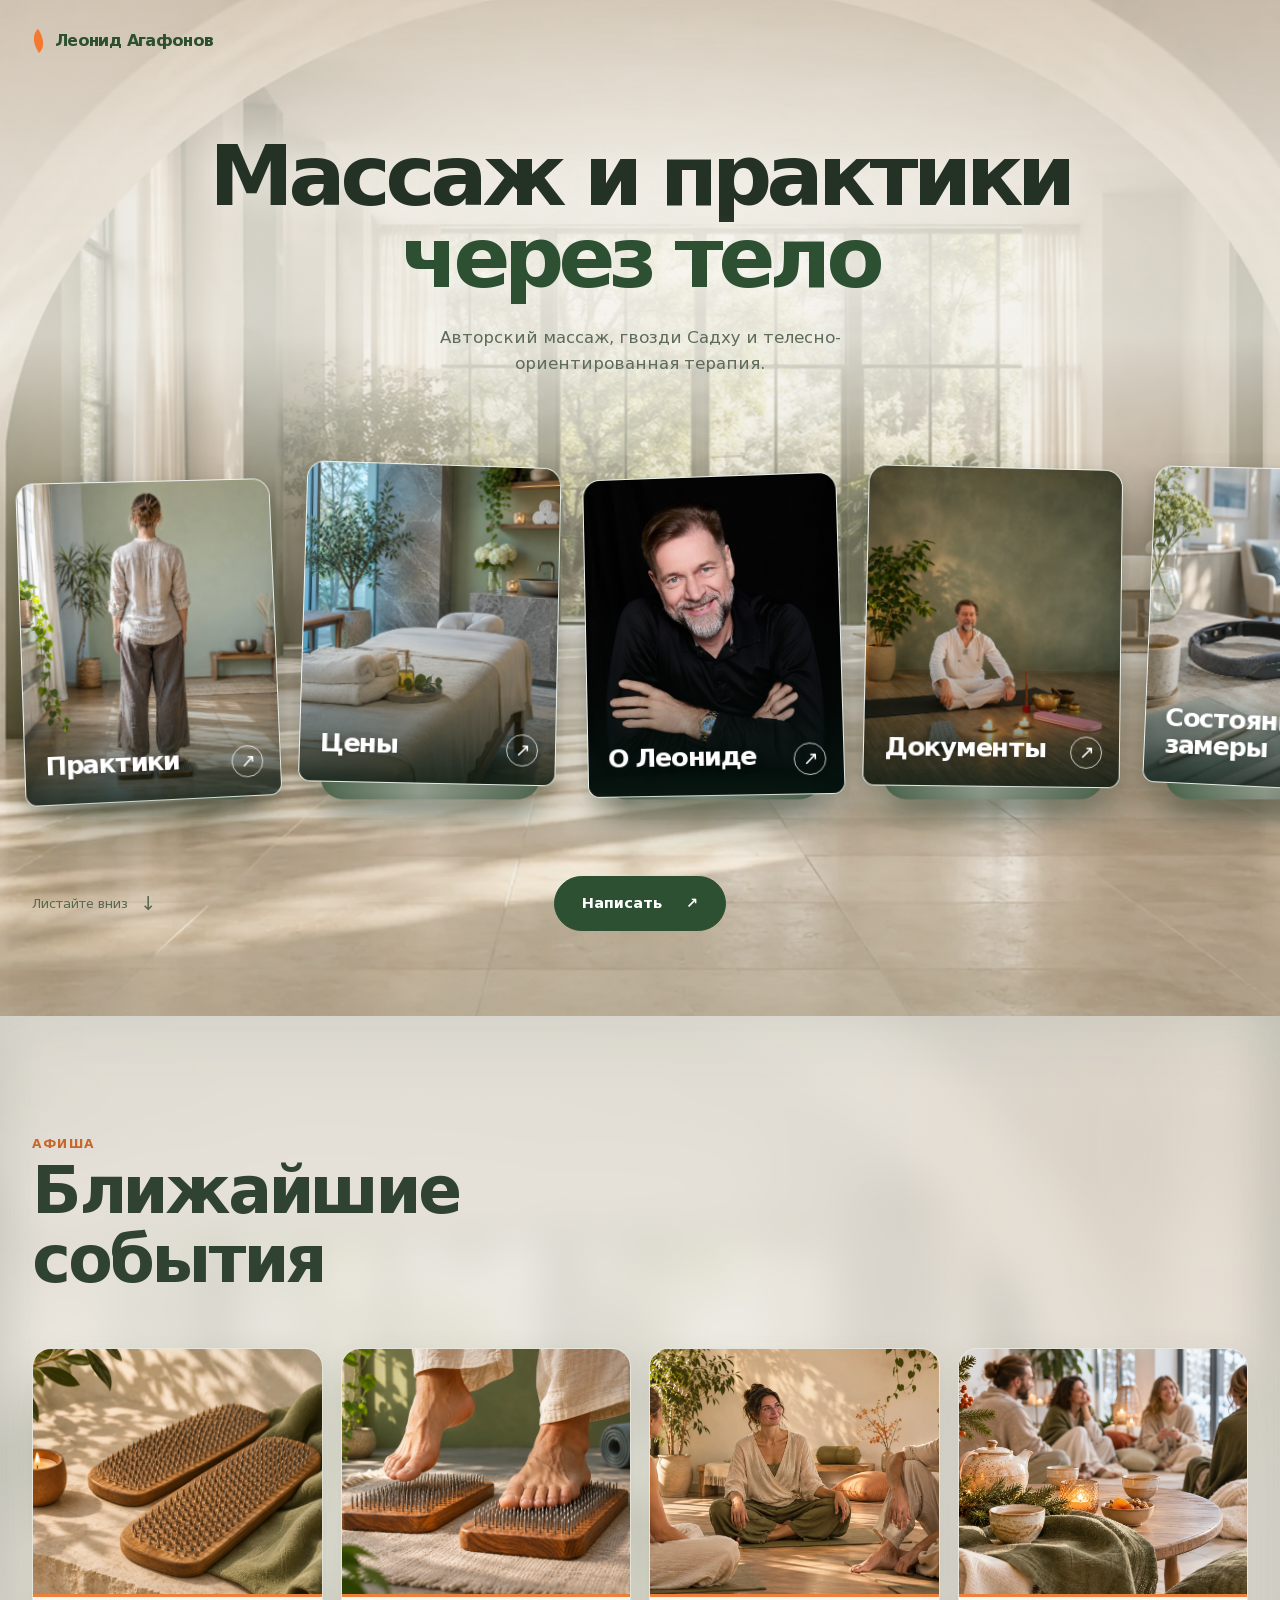
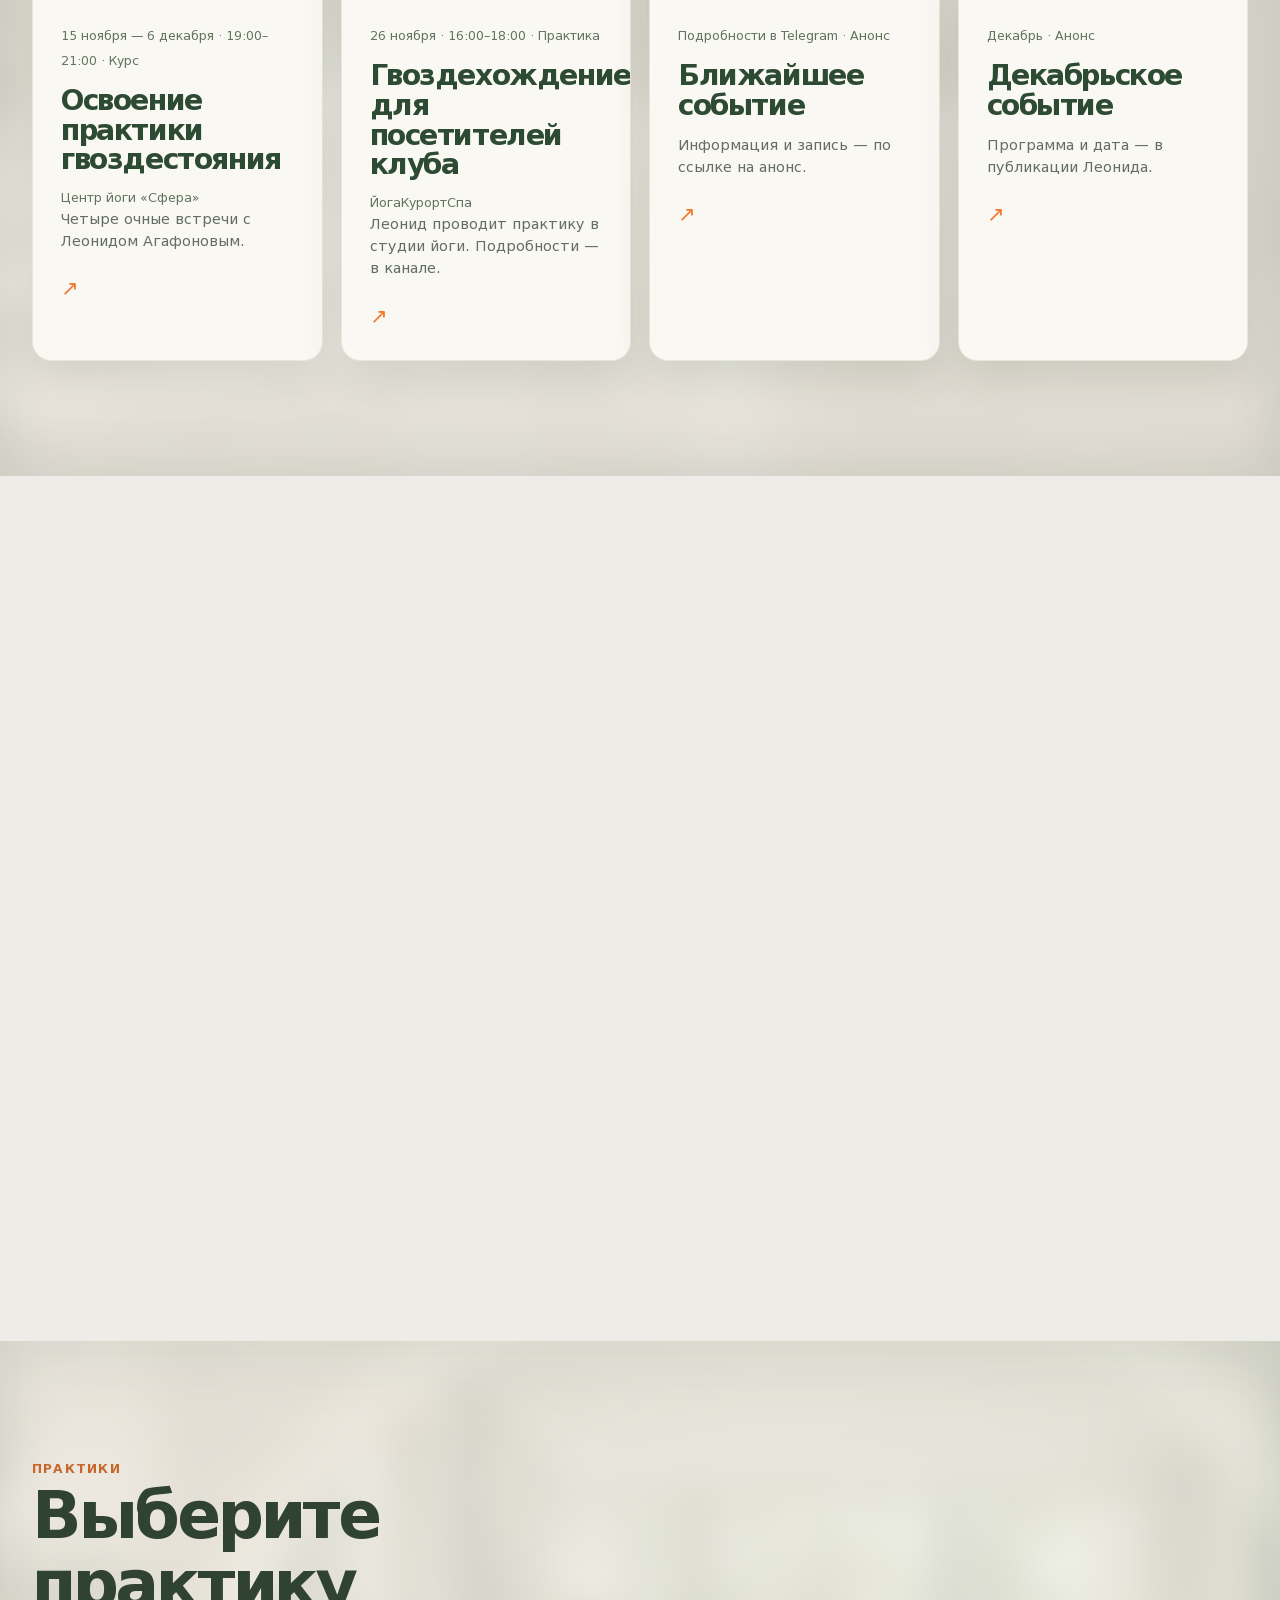
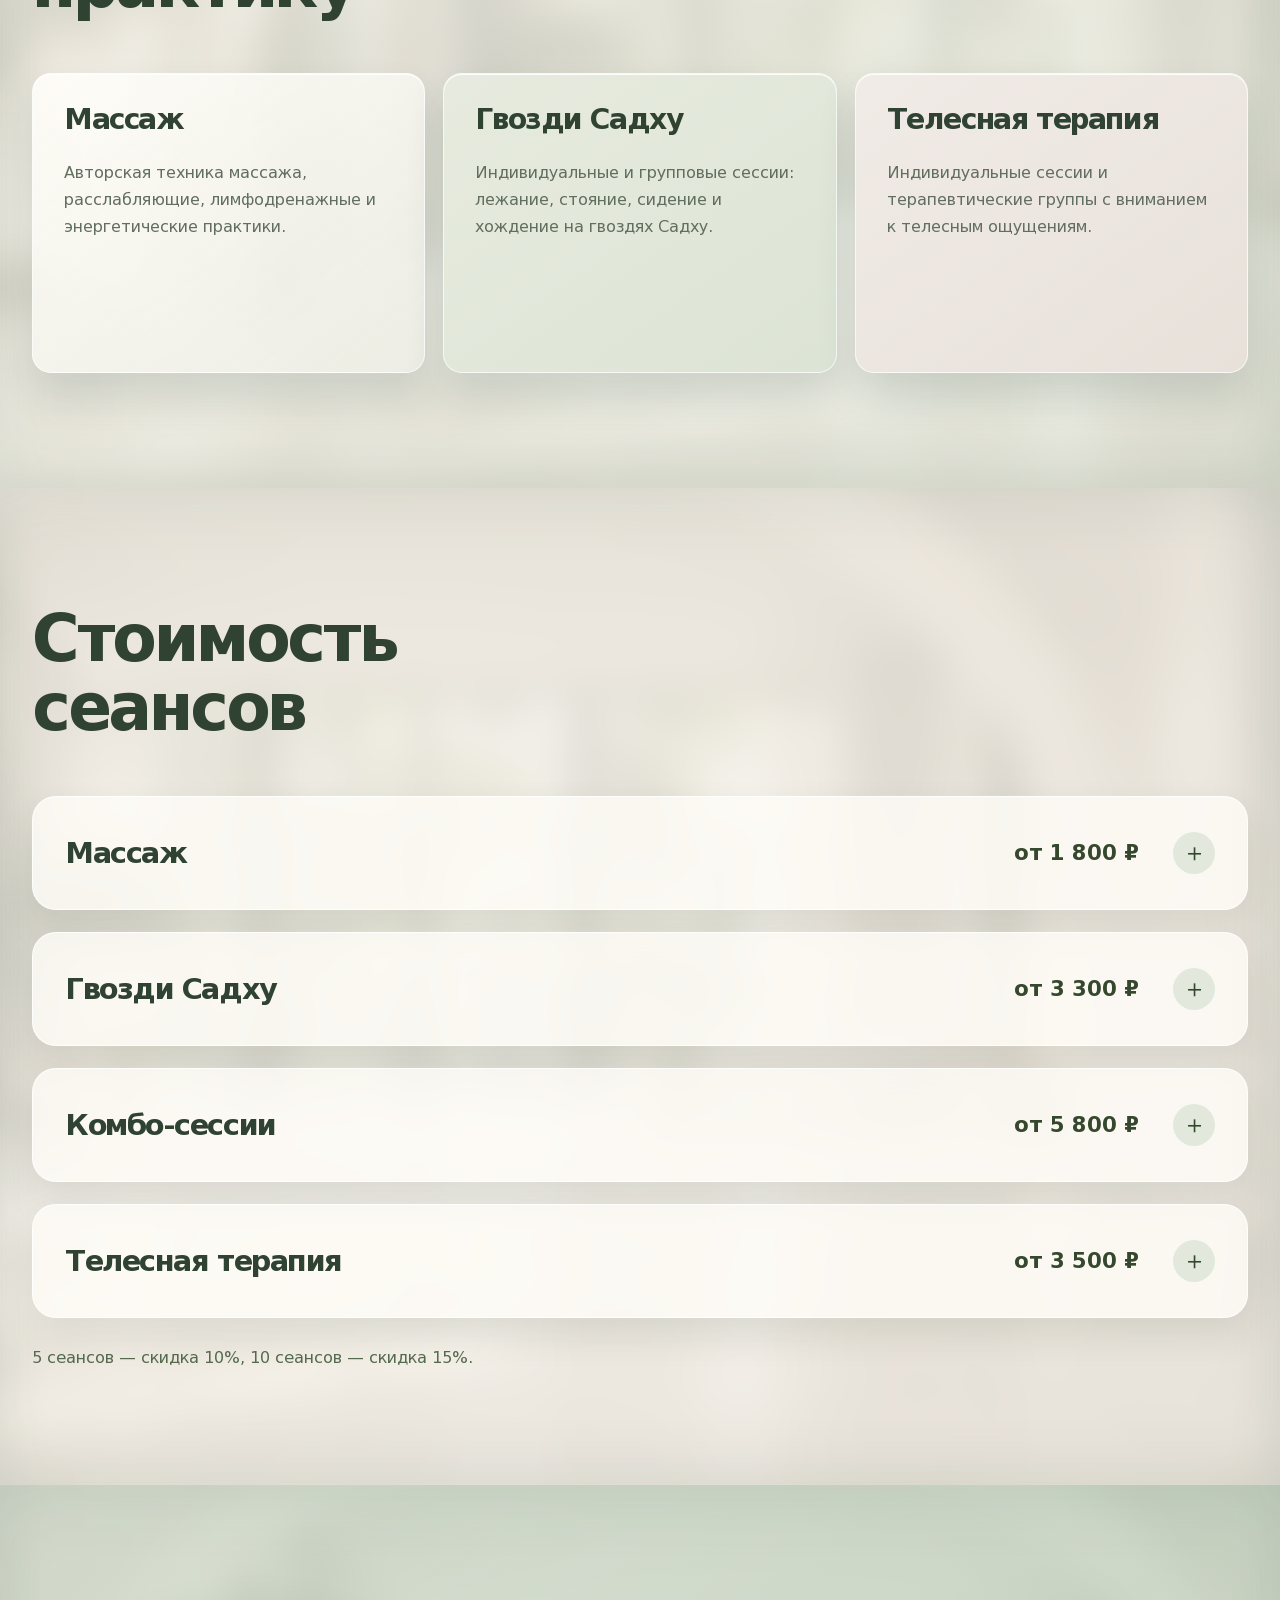
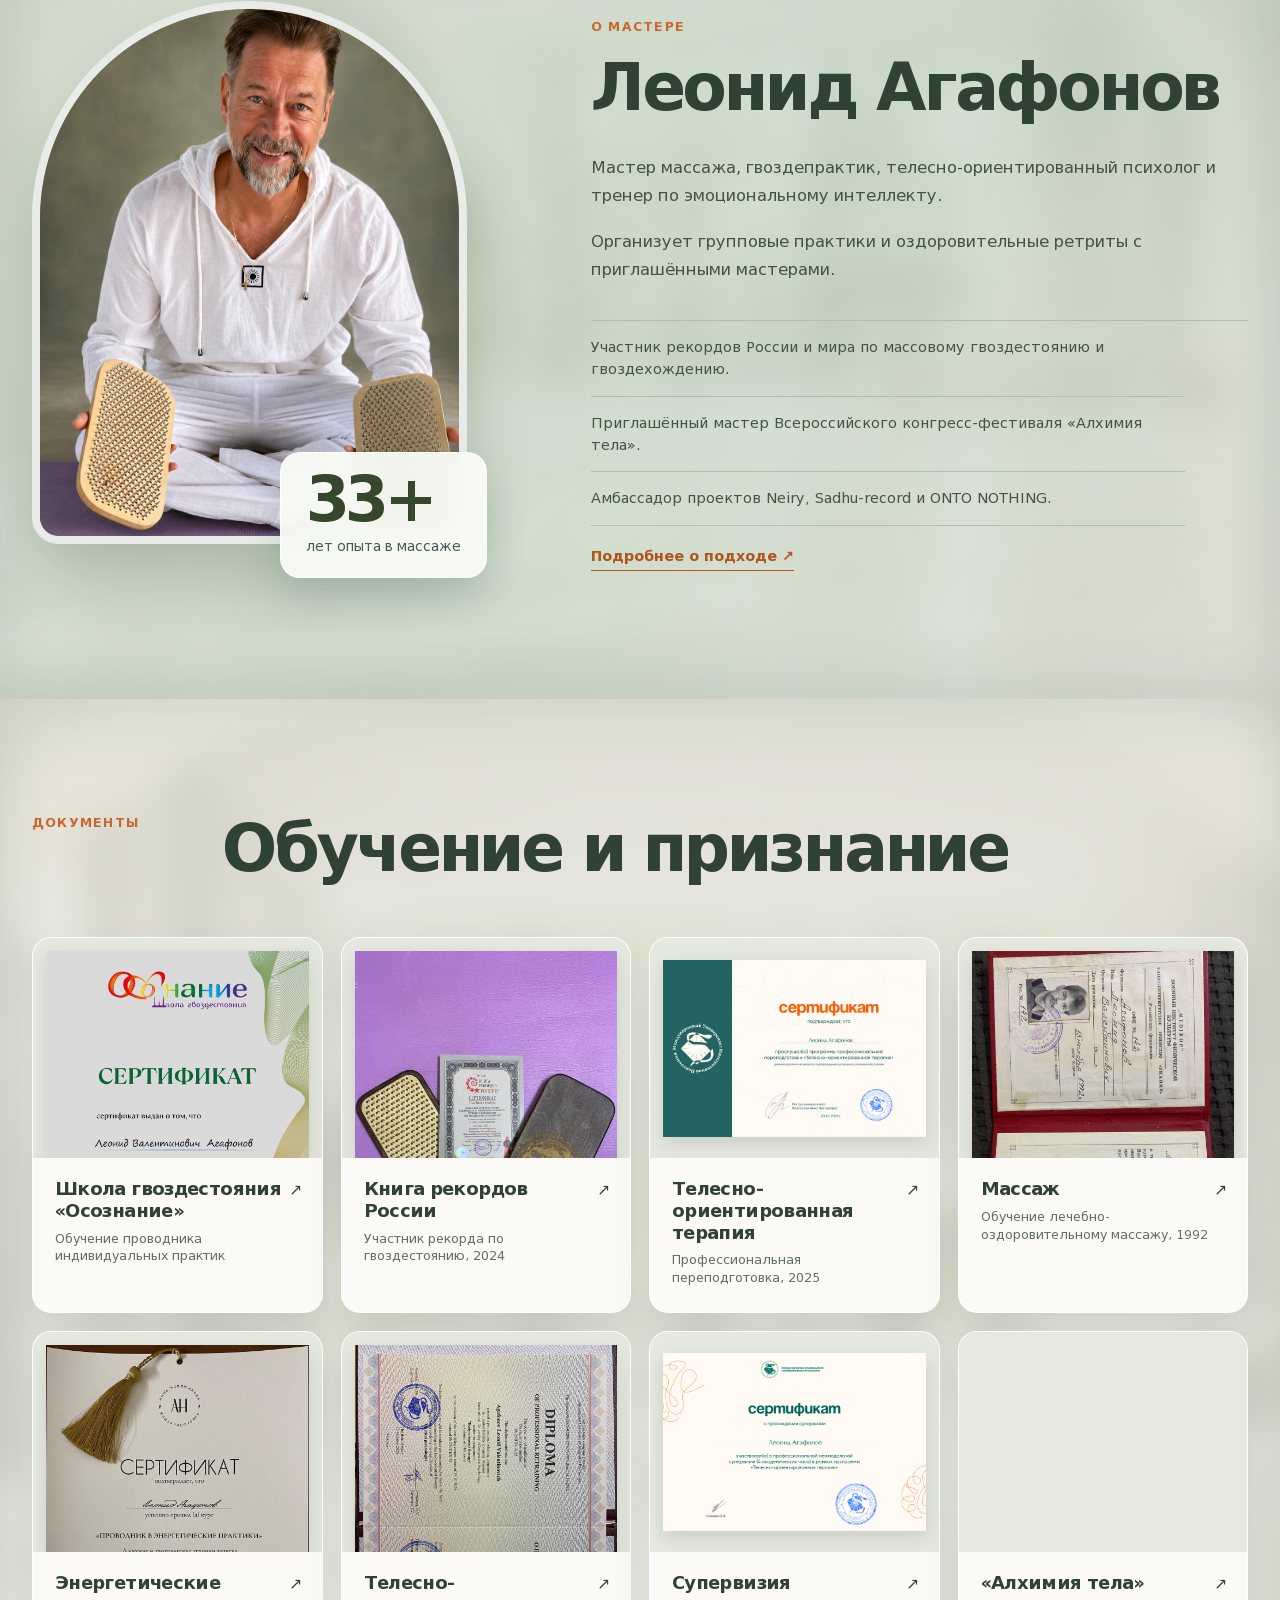
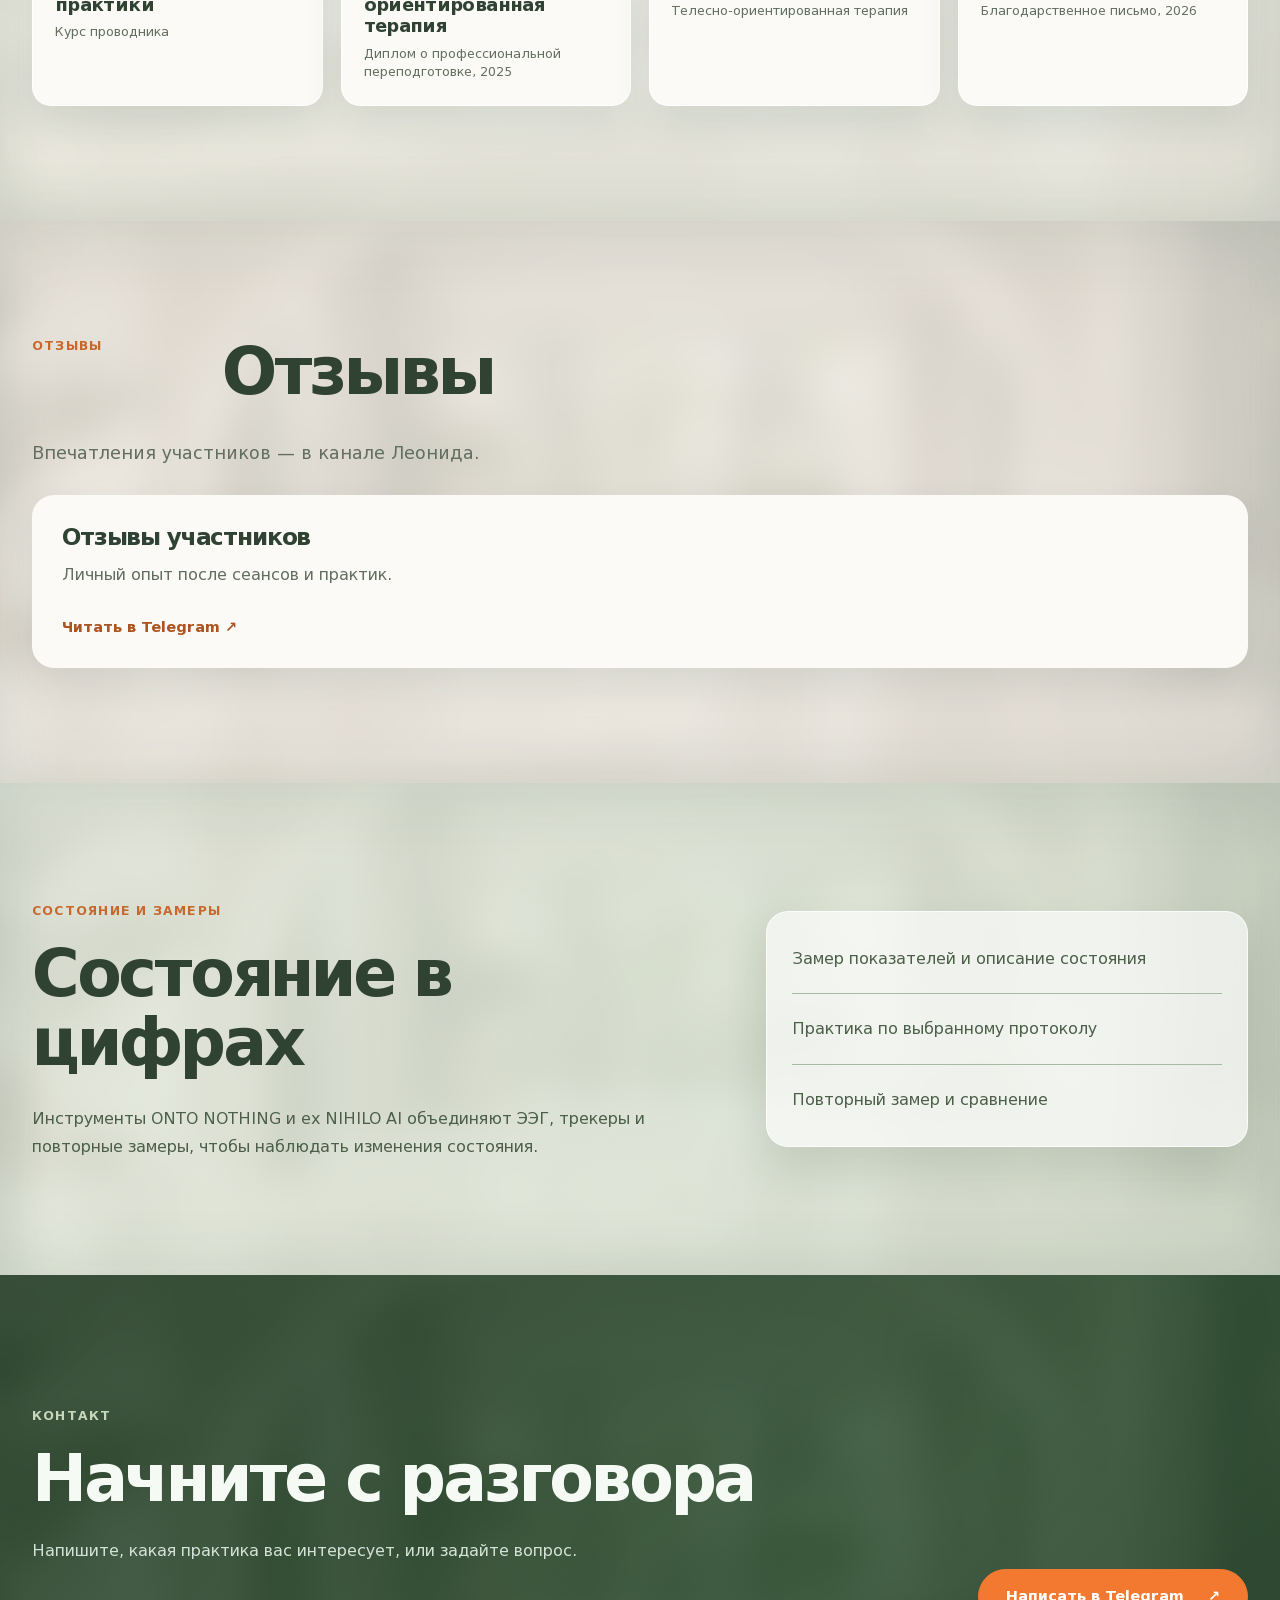
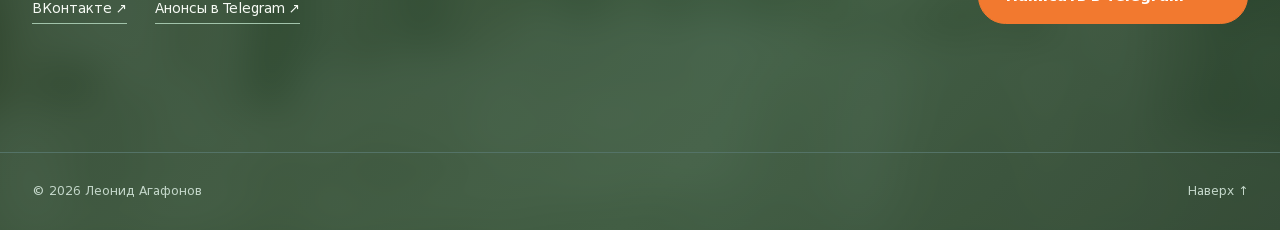
<file: index.html>
<!doctype html>
<html lang="ru">
<head>
  <meta charset="utf-8">
  <meta name="viewport" content="width=device-width, initial-scale=1">
  <meta name="theme-color" content="#ede9e3">
  <title>Леонид Агафонов — массаж и телесные практики</title>
  <meta name="description" content="Леонид Агафонов: авторский массаж, гвоздепрактики, телесно-ориентированная терапия и нейротехнологии. Более 33 лет практики. Услуги, цены и запись.">
  <meta property="og:title" content="Леонид Агафонов — массаж и телесные практики">
  <meta property="og:description" content="Массаж, гвоздепрактики и телесно-ориентированная терапия. Услуги и цены Леонида Агафонова.">
  <meta property="og:type" content="website">
  <link rel="canonical" href="https://ranhomer2010-sketch.github.io/Leonid/">
  <meta property="og:image" content="https://ranhomer2010-sketch.github.io/Leonid/assets/leonid-sadhu-studio.webp">
  <link rel="preload" as="image" href="assets/leonid-sadhu-studio.webp">
  <link rel="preload" as="image" href="assets/hero-room.webp" fetchpriority="high">
  <link rel="stylesheet" href="assets/site.css?v=20261113a">
</head>
<body style="--site-room:url('../assets/hero-room.webp')">
  <a class="skip" href="#main">К содержанию</a>
  <header class="site-header"><div class="container header-inner">
    <a class="brand" href="#top" aria-label="На главную">Леонид Агафонов<span class="brand-mark" aria-hidden="true"></span></a>
  </div></header>
  <main id="main">
    <section class="hero" id="top" aria-labelledby="hero-title">
      <div class="container hero-copy"><h1 id="hero-title">Массаж и практики<br><span>через тело</span></h1><p class="hero-lead">Авторский массаж, гвозди Садху и телесно-ориентированная терапия.</p></div>
      <div class="hero-gallery" aria-label="Навигация по сайту"><div class="gallery-track">
        <div class="gallery-stage"><a class="gallery-card gallery-practices" href="#formats"><img src="assets/sadhu-standing.webp" alt="" width="1024" height="1536" loading="lazy"><span class="gallery-label">Практики</span><span class="gallery-arrow" aria-hidden="true">↗</span></a></div>
        <div class="gallery-stage"><a class="gallery-card gallery-prices" href="#prices"><img src="assets/massage-room.webp" alt="" width="1024" height="1536" loading="lazy"><span class="gallery-label">Цены</span><span class="gallery-arrow" aria-hidden="true">↗</span></a></div>
        <div class="gallery-stage stage-about"><a class="gallery-card gallery-about" href="#about"><img src="assets/leonid-portrait.jpg" alt="" width="1638" height="2048" fetchpriority="high"><span class="gallery-label">О Леониде</span><span class="gallery-arrow" aria-hidden="true">↗</span></a></div>
        <div class="gallery-stage"><a class="gallery-card gallery-credentials" href="#credentials"><img src="assets/leonid-practice-studio.webp" alt="" loading="lazy"><span class="gallery-label">Документы</span><span class="gallery-arrow" aria-hidden="true">↗</span></a></div>
        <div class="gallery-stage"><a class="gallery-card gallery-neuro" href="#neuro"><img src="assets/state-measurement.webp" alt="" width="1024" height="1536" loading="lazy"><span class="gallery-label">Состояние и замеры</span><span class="gallery-arrow" aria-hidden="true">↗</span></a></div>
        <div class="gallery-stage"><a class="gallery-card gallery-course" href="#course"><img src="assets/course-sadhu.webp" alt="" width="1200" height="676" loading="lazy"><span class="gallery-label">Курс обучения</span><span class="gallery-arrow" aria-hidden="true">↗</span></a></div>
        <div class="gallery-stage"><a class="gallery-card gallery-event" href="https://edu.yogasfera.ru/mastering-the-practice-of-nails" target="_blank" rel="noopener noreferrer"><img src="assets/upcoming-room.webp" alt="" loading="lazy"><span class="gallery-label">Ближайшие события</span><span class="gallery-event-title">Освоение практики гвоздестояния</span><span class="gallery-arrow" aria-hidden="true">↗</span></a></div>
      </div></div>
      <div class="hero-bottom container"><a class="hero-scroll" href="#formats">Листайте вниз <span aria-hidden="true">↓</span></a><a class="button hero-cta" href="https://t.me/Leoni_aga33" target="_blank" rel="noopener noreferrer">Написать <span aria-hidden="true">↗</span></a></div>
    </section>
    <section class="section upcoming reveal" id="upcoming" aria-labelledby="upcoming-title"><div class="container"><div class="section-head"><div><span class="section-index">Афиша</span><h2 id="upcoming-title">Ближайшие события</h2></div></div><div class="upcoming-grid"><a class="event-card" href="https://edu.yogasfera.ru/mastering-the-practice-of-nails" target="_blank" rel="noopener noreferrer"><div class="event-image"><img src="assets/event-sadhu-still-life.webp" alt="Освоение практики гвоздестояния" loading="lazy"></div><div class="event-body"><span class="event-meta">15 ноября — 6 декабря · 19:00–21:00 · Курс</span><h3>Освоение практики гвоздестояния</h3><div class="event-place">Центр йоги «Сфера»</div><p>Четыре очные встречи с Леонидом Агафоновым.</p><span class="event-arrow" aria-hidden="true">↗</span></div></a>
        <a class="event-card" href="https://t.me/gvozdisadhu_leon33aga" target="_blank" rel="noopener noreferrer"><div class="event-image"><img src="assets/event-yoga-nails.webp" alt="Гвоздехождение для посетителей клуба" loading="lazy"></div><div class="event-body"><span class="event-meta">26 ноября · 16:00–18:00 · Практика</span><h3>Гвоздехождение для посетителей клуба</h3><div class="event-place">ЙогаКурортСпа</div><p>Леонид проводит практику в студии йоги. Подробности — в канале.</p><span class="event-arrow" aria-hidden="true">↗</span></div></a>
        <a class="event-card" href="https://t.me/gvozdisadhu_leon33aga/1154" target="_blank" rel="noopener noreferrer"><div class="event-image"><img src="assets/event-group.webp" alt="Ближайшее событие" loading="lazy"></div><div class="event-body"><span class="event-meta">Подробности в Telegram · Анонс</span><h3>Ближайшее событие</h3><p>Информация и запись — по ссылке на анонс.</p><span class="event-arrow" aria-hidden="true">↗</span></div></a>
        <a class="event-card" href="https://t.me/gvozdisadhu_leon33aga/1156" target="_blank" rel="noopener noreferrer"><div class="event-image"><img src="assets/event-winter-gathering.webp" alt="Декабрьское событие" loading="lazy"></div><div class="event-body"><span class="event-meta">Декабрь · Анонс</span><h3>Декабрьское событие</h3><p>Программа и дата — в публикации Леонида.</p><span class="event-arrow" aria-hidden="true">↗</span></div></a></div></div></section>
    <section class="section course reveal" id="course" aria-labelledby="course-title"><div class="container course-layout"><div class="course-copy"><span class="section-index">Обучение</span><h2 id="course-title">Практика гвоздестояния</h2><p class="course-intro">Четыре очные встречи с Леонидом Агафоновым: от знакомства с досками Садху до самостоятельной личной практики.</p><p class="course-detail">Безопасность, работа с вниманием и сопровождение в группе. После курса — материалы и закрытый чат участников.</p><div class="course-schedule"><p><span>Когда</span><strong>15, 22, 29 ноября и 6 декабря · 19:00–21:00</strong></p><p><span>Где</span><strong>Центр йоги «Сфера», Санкт-Петербург</strong></p></div><div class="course-bottom"><p class="course-price"><strong>8 000 ₽</strong><span>весь курс · одно занятие — 2 500 ₽</span></p><a class="button" href="https://edu.yogasfera.ru/mastering-the-practice-of-nails" target="_blank" rel="noopener noreferrer">Программа и запись <span aria-hidden="true">↗</span></a></div></div><div class="course-visual"><img src="assets/course-group.webp" alt="Иллюстрация: групповая практика гвоздестояния в светлой студии" loading="lazy"></div></div></section>
    <section class="section services reveal" id="formats" aria-labelledby="formats-title"><div class="container"><div class="section-head"><div><span class="section-index">Практики</span><h2 id="formats-title">Выберите практику</h2></div></div><div class="service-grid">
      <article class="service-card"><h3>Массаж</h3><p>Авторская техника массажа, расслабляющие, лимфодренажные и энергетические практики.</p></article>
      <article class="service-card"><h3>Гвозди Садху</h3><p>Индивидуальные и групповые сессии: лежание, стояние, сидение и хождение на гвоздях Садху.</p></article>
      <article class="service-card"><h3>Телесная терапия</h3><p>Индивидуальные сессии и терапевтические группы с вниманием к телесным ощущениям.</p></article>
    </div></div></section>
    <section class="section price-list reveal" id="prices" aria-labelledby="prices-title"><div class="container"><div class="section-head"><div><span class="section-index"></span><h2 id="prices-title">Стоимость сеансов</h2></div></div>
      <details class="price-category" id="massage-prices"><summary><span class="price-summary-title">Массаж</span><span class="price-summary-meta">от 1 800 ₽<span class="price-expand" aria-hidden="true">＋</span></span></summary><div class="price-items"><div class="price-row"><div class="price-name">Глубокий массаж шейно-воротниковой зоны</div><div class="price-time">30 мин</div><strong class="price-value">1 800 ₽</strong></div>
            <div class="price-row"><div class="price-name">Детский массаж <small>6–10 лет</small></div><div class="price-time">60 мин</div><strong class="price-value">1 800 ₽</strong></div>
            <div class="price-row"><div class="price-name">Массаж спины <small>включая руки и шею</small></div><div class="price-time">60 мин</div><strong class="price-value">3 300 ₽</strong></div>
            <div class="price-row"><div class="price-name">Расслабляющий массаж тела</div><div class="price-time">90 мин</div><strong class="price-value">5 000 ₽</strong></div>
            <div class="price-row"><div class="price-name">Лимфодренажный массаж тела</div><div class="price-time">90 мин</div><strong class="price-value">6 000 ₽</strong></div>
            <div class="price-row"><div class="price-name">Авторский массаж тела <small>гвозди Садху, стоун- и ароматерапия</small></div><div class="price-time">120 мин</div><strong class="price-value">8 900 ₽</strong></div>
            <div class="price-row"><div class="price-name">Общий массаж тела</div><div class="price-time">90–120 мин</div><strong class="price-value">от 5 500 ₽</strong></div>
            <div class="price-row"><div class="price-name">Энергетический массаж тела</div><div class="price-time">2–2,5 часа</div><strong class="price-value">9 990 ₽</strong></div></div></details>
      <details class="price-category" id="sadhu-prices"><summary><span class="price-summary-title">Гвозди Садху</span><span class="price-summary-meta">от 3 300 ₽<span class="price-expand" aria-hidden="true">＋</span></span></summary><div class="price-items"><div class="price-row"><div class="price-name">Сеанс гвоздележания</div><div class="price-time">1 час</div><strong class="price-value">3 300 ₽</strong></div>
            <div class="price-row"><div class="price-name">Сеанс гвоздестояния</div><div class="price-time">1,5 часа</div><strong class="price-value">5 000 ₽</strong></div></div></details>
      <details class="price-category" id="combo-prices"><summary><span class="price-summary-title">Комбо-сессии</span><span class="price-summary-meta">от 5 800 ₽<span class="price-expand" aria-hidden="true">＋</span></span></summary><div class="price-items"><div class="price-row"><div class="price-name">Общий массаж + гвоздележание</div><div class="price-time">2 часа</div><strong class="price-value">7 800 ₽</strong></div>
            <div class="price-row"><div class="price-name">Массаж спины + гвоздележание</div><div class="price-time">1,5 часа</div><strong class="price-value">5 800 ₽</strong></div>
            <div class="price-row"><div class="price-name">Гвоздестояние + гвоздележание</div><div class="price-time">2,5–3 часа</div><strong class="price-value">8 900 ₽</strong></div></div></details>
      <details class="price-category" id="therapy-prices"><summary><span class="price-summary-title">Телесная терапия</span><span class="price-summary-meta">от 3 500 ₽<span class="price-expand" aria-hidden="true">＋</span></span></summary><div class="price-items"><div class="price-row"><div class="price-name">Сеанс телесно-ориентированной терапии</div><div class="price-time">1 час</div><strong class="price-value">3 500 ₽</strong></div>
            <div class="price-row"><div class="price-name">Первая онлайн-консультация психолога</div><div class="price-time">30 мин</div><strong class="price-value">Бесплатно</strong></div></div></details>
      <p class="subscription">5 сеансов — скидка 10%, 10 сеансов — скидка 15%.</p>
    </div></section>
    <section class="section about reveal" id="about" aria-labelledby="about-title"><div class="container about-grid"><div class="about-visual"><figure class="about-photo"><img src="assets/leonid-sadhu-studio.webp" alt="Леонид Агафонов с досками Садху" loading="lazy"></figure><div class="about-years"><strong>33+</strong><span>лет опыта в массаже</span></div></div><div class="about-copy"><span class="section-index">О мастере</span><h2 id="about-title">Леонид Агафонов</h2><p>Мастер массажа, гвоздепрактик, телесно-ориентированный психолог и тренер по эмоциональному интеллекту.</p><p>Организует групповые практики и оздоровительные ретриты с приглашёнными мастерами.</p><div class="about-facts"><p>Участник рекордов России и мира по массовому гвоздестоянию и гвоздехождению.</p><p>Приглашённый мастер Всероссийского конгресс-фестиваля «Алхимия тела».</p><p>Амбассадор проектов Neiry, Sadhu-record и ONTO NOTHING.</p></div><a class="about-more" href="https://t.me/leon_pro_gvozdi/12" target="_blank" rel="noopener noreferrer">Подробнее о подходе ↗</a></div></div></section>
    <section class="section credentials reveal" id="credentials" aria-labelledby="credentials-title"><div class="container"><div class="section-head"><span class="section-index">Документы</span><h2 id="credentials-title">Обучение и признание</h2></div><div class="credentials-grid"><a class="credential-card" href="assets/cert-sadhu.jpg" target="_blank" rel="noopener noreferrer"><div class="credential-image"><img src="assets/cert-sadhu.jpg" alt="Школа гвоздестояния «Осознание»" loading="lazy"></div><div class="credential-caption"><h3>Школа гвоздестояния «Осознание»</h3><p>Обучение проводника индивидуальных практик</p><span aria-hidden="true">↗</span></div></a><a class="credential-card" href="assets/cert-record.jpg" target="_blank" rel="noopener noreferrer"><div class="credential-image"><img src="assets/cert-record.jpg" alt="Книга рекордов России" loading="lazy"></div><div class="credential-caption"><h3>Книга рекордов России</h3><p>Участник рекорда по гвоздестоянию, 2024</p><span aria-hidden="true">↗</span></div></a><a class="credential-card" href="assets/cert-bodywork.png" target="_blank" rel="noopener noreferrer"><div class="credential-image"><img src="assets/cert-bodywork.png" alt="Телесно-ориентированная терапия" loading="lazy"></div><div class="credential-caption"><h3>Телесно-ориентированная терапия</h3><p>Профессиональная переподготовка, 2025</p><span aria-hidden="true">↗</span></div></a><a class="credential-card" href="assets/cert-massage.jpg" target="_blank" rel="noopener noreferrer"><div class="credential-image"><img src="assets/cert-massage.jpg" alt="Массаж" loading="lazy"></div><div class="credential-caption"><h3>Массаж</h3><p>Обучение лечебно-оздоровительному массажу, 1992</p><span aria-hidden="true">↗</span></div></a><a class="credential-card" href="assets/cert-energy.jpg" target="_blank" rel="noopener noreferrer"><div class="credential-image"><img src="assets/cert-energy.jpg" alt="Энергетические практики" loading="lazy"></div><div class="credential-caption"><h3>Энергетические практики</h3><p>Курс проводника</p><span aria-hidden="true">↗</span></div></a><a class="credential-card" href="assets/cert-diploma.jpg" target="_blank" rel="noopener noreferrer"><div class="credential-image"><img src="assets/cert-diploma.jpg" alt="Телесно-ориентированная терапия" loading="lazy"></div><div class="credential-caption"><h3>Телесно-ориентированная терапия</h3><p>Диплом о профессиональной переподготовке, 2025</p><span aria-hidden="true">↗</span></div></a><a class="credential-card" href="assets/cert-supervision.png" target="_blank" rel="noopener noreferrer"><div class="credential-image"><img src="assets/cert-supervision.png" alt="Супервизия" loading="lazy"></div><div class="credential-caption"><h3>Супервизия</h3><p>Телесно-ориентированная терапия</p><span aria-hidden="true">↗</span></div></a><a class="credential-card" href="assets/cert-festival.webp" target="_blank" rel="noopener noreferrer"><div class="credential-image"><img src="assets/cert-festival.webp" alt="«Алхимия тела»" loading="lazy"></div><div class="credential-caption"><h3>«Алхимия тела»</h3><p>Благодарственное письмо, 2026</p><span aria-hidden="true">↗</span></div></a></div></div></section>
    <section class="section reviews reveal" id="reviews" aria-labelledby="reviews-title"><div class="container"><div class="section-head"><span class="section-index">Отзывы</span><h2 id="reviews-title">Отзывы</h2></div><p class="reviews-lead">Впечатления участников — в канале Леонида.</p><div class="reviews-grid"><a class="review-card" href="https://t.me/gvozdisadhu_leon33aga/1151" target="_blank" rel="noopener noreferrer"><h3>Отзывы участников</h3><p>Личный опыт после сеансов и практик.</p><span aria-hidden="true">Читать в Telegram ↗</span></a></div></div></section>
    
    <section class="section neuro reveal" id="neuro" aria-labelledby="neuro-title"><div class="container neuro-grid"><div><span class="section-index">Состояние и замеры</span><h2 id="neuro-title">Состояние в цифрах</h2><p>Инструменты ONTO NOTHING и ex NIHILO AI объединяют ЭЭГ, трекеры и повторные замеры, чтобы наблюдать изменения состояния.</p></div><div class="neuro-panel"><p>Замер показателей и описание состояния</p><p>Практика по выбранному протоколу</p><p>Повторный замер и сравнение</p></div></div></section>

    <section class="contact reveal" id="contact" aria-labelledby="contact-title"><div class="container contact-panel"><div><span class="section-index">Контакт</span><h2 id="contact-title">Начните с разговора</h2><p>Напишите, какая практика вас интересует, или задайте вопрос.</p><div class="socials"><a href="https://vk.com/leonid_agafonov_33" target="_blank" rel="noopener noreferrer">ВКонтакте ↗</a><a href="https://t.me/gvozdisadhu_leon33aga" target="_blank" rel="noopener noreferrer">Анонсы в Telegram ↗</a></div></div><div class="contact-action"><a class="button button-light" href="https://t.me/Leoni_aga33" target="_blank" rel="noopener noreferrer">Написать в Telegram <span class="arrow" aria-hidden="true">↗</span></a></div></div><footer><div class="container footer-inner"><span>© 2026 Леонид Агафонов</span><a href="#top">Наверх ↑</a></div></footer></section>
  </main>
  <div class="scroll-dock" id="scroll-dock" hidden><a class="dock-nav" href="#top">Вернуться к навигации <span aria-hidden="true">↑</span></a><a class="dock-write" href="https://t.me/Leoni_aga33" target="_blank" rel="noopener noreferrer">Написать <span aria-hidden="true">↗</span></a></div>
  <script>
    const dock=document.querySelector('#scroll-dock');
    function updateDock(){dock.hidden=window.scrollY<Math.max(400,document.querySelector('.hero').offsetHeight-240)}
    updateDock();window.addEventListener('scroll',updateDock,{passive:true});window.addEventListener('resize',updateDock);
    if('IntersectionObserver' in window){const observer=new IntersectionObserver(entries=>{entries.forEach(entry=>{if(entry.isIntersecting){entry.target.classList.add('visible');observer.unobserve(entry.target)}})},{threshold:.08});document.querySelectorAll('.reveal').forEach(el=>observer.observe(el))}else{document.querySelectorAll('.reveal').forEach(el=>el.classList.add('visible'))}
    const gallery=document.querySelector('.hero-gallery');
    if(gallery&&!window.matchMedia('(prefers-reduced-motion: reduce)').matches){
      const track=gallery.querySelector('.gallery-track');
      const originals=Array.from(track.children);
      if(originals.length){
        gallery.classList.add('is-marquee');
        function appendSet(){originals.forEach(item=>{const copy=item.cloneNode(true);copy.setAttribute('aria-hidden','true');copy.querySelectorAll('a').forEach(link=>link.tabIndex=-1);track.appendChild(copy)})}
        appendSet();
        const firstCopy=track.children[originals.length];
        let span=0;
        function measure(){span=firstCopy.offsetLeft-originals[0].offsetLeft;let sets=0;while(track.scrollWidth<gallery.clientWidth+span+40&&sets++<6)appendSet();if(span>0&&gallery.scrollLeft>=span)gallery.scrollLeft%=span}
        measure();window.addEventListener('resize',measure);
        let hover=false,focused=false,visible=true,holdUntil=0,last=performance.now();
        gallery.addEventListener('pointerenter',event=>{if(event.pointerType==='mouse')hover=true});
        gallery.addEventListener('pointerleave',event=>{if(event.pointerType==='mouse')hover=false});
        gallery.addEventListener('focusin',()=>focused=true);
        gallery.addEventListener('focusout',event=>{if(!gallery.contains(event.relatedTarget))focused=false});
        gallery.addEventListener('pointerdown',()=>holdUntil=performance.now()+5000);
        gallery.addEventListener('pointerup',()=>holdUntil=performance.now()+3500);
        gallery.addEventListener('wheel',()=>holdUntil=performance.now()+2500,{passive:true});
        if('IntersectionObserver' in window)new IntersectionObserver(entries=>{visible=entries[0].isIntersecting},{threshold:0}).observe(gallery);
        function move(now){const elapsed=Math.min(now-last,50);last=now;if(span>0){if(gallery.scrollLeft>=span)gallery.scrollLeft-=span;if(visible&&!document.hidden&&!hover&&!focused&&now>holdUntil)gallery.scrollLeft+=elapsed*.042}requestAnimationFrame(move)}
        requestAnimationFrame(move);
      }
    }
  </script>
</body>
</html>
</file>
<file: assets/site.css>
@font-face{font-family:Approach;src:url('approach-sans-regular.ttf') format('truetype');font-weight:400;font-display:swap}
@font-face{font-family:Approach;src:url('approach-sans-bold.ttf') format('truetype');font-weight:700;font-display:swap}
:root{--ink:#192620;--deep:#293681;--blue:#4274d9;--sky:#95ccdd;--ice:#d5e7e8;--sage:#778873;--mint:#a1bc98;--sand:#dccfc0;--pink:#f0dce3;--paper:#f7f8ef;--line:#d5ddd3;--muted:#596a61;--max:1240px}
*{box-sizing:border-box}html{scroll-behavior:smooth;scroll-padding-top:24px}body{margin:0;background:var(--paper);color:var(--ink);font:16px/1.55 Approach,Arial,sans-serif}a{color:inherit}button{font:inherit}img{display:block;max-width:100%}h1,h2,h3,p,figure{margin:0}h1,h2,h3{line-height:1.06;letter-spacing:-.05em}h2{font-size:clamp(2.5rem,5.1vw,5.2rem);font-weight:700}h3{font-size:clamp(1.45rem,2.2vw,2.3rem);font-weight:700}p{max-width:66ch}.container{width:min(calc(100% - 64px),var(--max));margin-inline:auto}.skip{position:absolute;left:-9999px;top:10px;z-index:100;background:#fff;padding:12px}.skip:focus{left:10px}:focus-visible{outline:3px solid var(--blue);outline-offset:4px}.section-index{color:#536b62;letter-spacing:.1em;font-size:.77rem;font-weight:700;text-transform:uppercase}
.site-header{position:absolute;z-index:20;top:0;left:0;right:0}.header-inner{height:82px;display:flex;align-items:center;justify-content:flex-start}.brand{display:inline-flex;align-items:center;gap:10px;color:#124735;text-decoration:none;font-size:1rem;font-weight:700;letter-spacing:-.04em}.brand-mark{width:13px;height:20px;display:inline-block;background:#30856d;border-radius:100% 0 100% 0;transform:rotate(-35deg);order:-1}
.hero{position:relative;isolation:isolate;padding:136px 0 85px;overflow:hidden;background:radial-gradient(ellipse 75% 50% at 48% 55%,rgba(151,208,214,.36),transparent 75%),radial-gradient(ellipse 50% 55% at 0% 35%,rgba(171,202,158,.29),transparent 77%),radial-gradient(ellipse 50% 55% at 100% 78%,rgba(240,220,227,.65),transparent 78%),#f7f8ef}.hero::before{content:'';position:absolute;inset:-100px;z-index:-2;background:url('cabinet-editorial-1.webp') center/cover no-repeat;opacity:.075;filter:blur(38px);transform:scale(1.14);pointer-events:none}.hero::after{content:'';position:absolute;z-index:-1;width:850px;height:650px;left:50%;top:30%;transform:translate(-50%,-20%);border-radius:50%;background:rgba(255,255,255,.33);filter:blur(70px);pointer-events:none}.hero-copy{text-align:center;position:relative}.hero h1{font-size:clamp(3.15rem,6.6vw,7.2rem);font-weight:700;line-height:.97;letter-spacing:-.071em;max-width:1120px;margin-inline:auto}.hero h1 span{color:#204638}.hero-lead{font-size:clamp(1rem,1.3vw,1.2rem);line-height:1.58;color:#4e665a;max-width:500px;margin:25px auto 0}
.hero-gallery{position:relative;width:100%;margin-top:71px;overflow-x:auto;scroll-snap-type:x mandatory;scrollbar-width:none;padding-bottom:12px}.hero-gallery::-webkit-scrollbar{display:none}.gallery-track{display:flex;align-items:center;justify-content:center;gap:clamp(16px,2.2vw,28px);width:max-content;min-width:100%;padding:18px 35px 42px}.gallery-card{position:relative;isolation:isolate;flex:none;display:block;width:clamp(215px,20vw,290px);height:clamp(300px,25vw,360px);border-radius:22px;overflow:hidden;text-decoration:none;scroll-snap-align:center;background:#cedfd4;box-shadow:0 22px 42px rgba(22,61,45,.19),0 4px 12px rgba(22,61,45,.08);transform:perspective(900px) rotateY(var(--ry,0deg)) rotateZ(var(--rz,0deg)) translateY(var(--shift,0px));transition:transform .4s cubic-bezier(.2,.7,.2,1),box-shadow .4s}.gallery-card:hover{transform:perspective(900px) rotateY(0) rotateZ(0) translateY(-12px);box-shadow:0 30px 52px rgba(22,61,45,.25)}.gallery-card img{width:100%;height:100%;object-fit:cover;transition:transform .65s}.gallery-card:hover img{transform:scale(1.055)}.gallery-card::after{content:'';position:absolute;inset:30% 0 0;background:linear-gradient(0deg,rgba(8,26,20,.78),rgba(8,26,20,.2) 40%,transparent 86%);z-index:1;pointer-events:none}.gallery-practices{--ry:4deg;--rz:-2deg;--shift:9px}.gallery-practices img{object-position:27% center}.gallery-prices{--ry:2deg;--rz:1.5deg;--shift:-8px}.gallery-prices img{object-position:68% center}.gallery-about{--ry:-3deg;--rz:-1.5deg;--shift:4px;background:#101817}.gallery-about img{object-position:center 22%}.gallery-neuro{--ry:-4deg;--rz:2deg;--shift:-4px;background:radial-gradient(circle at 35% 35%,rgba(190,234,239,.85),transparent 28%),linear-gradient(135deg,#273681 0%,#4274d9 48%,#95ccdd 100%)}.gallery-neuro::before{content:'';position:absolute;width:245px;height:245px;top:17px;left:40px;border:1px solid rgba(255,255,255,.55);border-radius:50%;box-shadow:0 0 0 25px rgba(255,255,255,.06),0 0 0 58px rgba(255,255,255,.04);transform:rotateX(55deg) rotate(-24deg)}.neuro-art i{position:absolute;left:22%;right:20%;height:1px;background:rgba(240,251,250,.65);top:31%;transform:rotate(-24deg)}.neuro-art i:nth-child(2){top:39%;left:27%;right:15%}.neuro-art i:nth-child(3){top:47%;left:33%;right:10%}.gallery-event{--ry:3deg;--rz:-1deg;--shift:9px;background:linear-gradient(150deg,#96b6a3,#d8e5d4,#f0dce3)}.gallery-event img{object-fit:cover}.gallery-label{position:absolute;z-index:2;bottom:28px;left:25px;right:58px;color:#fff;font-size:clamp(1.6rem,2.25vw,2.2rem);font-weight:700;line-height:1.08;letter-spacing:-.05em;text-shadow:0 2px 10px rgba(0,0,0,.18)}.gallery-arrow{position:absolute;z-index:2;bottom:23px;right:23px;width:32px;height:32px;border:1px solid rgba(255,255,255,.75);border-radius:50%;color:#fff;font-size:1.15rem;display:grid;place-items:center;transition:transform .25s,background .25s}.gallery-card:hover .gallery-arrow{transform:rotate(45deg);background:rgba(255,255,255,.16)}.gallery-event-title{position:absolute;z-index:2;bottom:82px;left:25px;right:22px;color:#fff;font-size:.85rem;line-height:1.3;display:-webkit-box;-webkit-line-clamp:2;-webkit-box-orient:vertical;overflow:hidden}
.hero-bottom{display:flex;align-items:center;justify-content:center;position:relative;margin-top:18px}.hero-scroll{position:absolute;left:0;color:#526d5e;text-decoration:none;font-size:.8rem;display:flex;gap:12px;align-items:center}.hero-scroll span{font-size:1.5em}.button{display:inline-flex;align-items:center;justify-content:center;gap:24px;background:#064834;color:#fff;border:1px solid #064834;border-radius:100px;padding:15px 27px;text-decoration:none;font-size:.9rem;font-weight:700;white-space:nowrap;transition:transform .25s,background .25s,box-shadow .25s}.button:hover{transform:translateY(-3px);background:#286a52;box-shadow:0 10px 22px rgba(6,72,52,.2)}.button-light{background:#064834;color:#fff;border-color:#064834}.hero-cta{min-width:154px}
.scroll-dock{position:fixed;z-index:30;bottom:25px;left:50%;transform:translateX(-50%);display:flex;align-items:center;gap:6px;padding:6px;background:rgba(250,252,247,.94);border:1px solid #d4ded4;border-radius:100px;box-shadow:0 12px 35px rgba(26,49,37,.19);backdrop-filter:blur(15px);animation:dockIn .3s both}.scroll-dock[hidden]{display:none}.scroll-dock a{border:0;text-decoration:none;border-radius:100px;padding:11px 18px;font-size:.86rem;white-space:nowrap}.dock-nav{color:#285241}.dock-nav:hover{background:#e5eee7}.dock-write{background:#064834;color:#fff}.dock-write:hover{background:#286a52}@keyframes dockIn{from{opacity:0;transform:translate(-50%,12px)}to{opacity:1;transform:translate(-50%,0)}}
.section{position:relative;isolation:isolate;padding:clamp(88px,9vw,138px) 0}.section>.container{position:relative;z-index:1}.section-head{display:grid;grid-template-columns:160px 1fr;align-items:start;gap:30px;margin-bottom:54px}.section-head h2{max-width:880px}
.services{background:radial-gradient(ellipse at 90% 5%,rgba(149,204,221,.42),transparent 42%),radial-gradient(ellipse at 10% 100%,rgba(241,221,228,.5),transparent 42%),linear-gradient(145deg,#f1f6ef,#e6f1ea)}.service-grid{display:grid;grid-template-columns:repeat(3,1fr);gap:18px}.service-card{min-height:300px;padding:31px;background:linear-gradient(140deg,rgba(255,255,255,.93),rgba(250,253,249,.77));border:1px solid rgba(255,255,255,.82);border-radius:19px;box-shadow:0 18px 42px rgba(34,72,48,.09),inset 0 1px 0 rgba(255,255,255,.95);transition:transform .3s,box-shadow .3s}.service-card:nth-child(2){background:linear-gradient(140deg,#e9f5f8,#d9ebef)}.service-card:nth-child(3){background:linear-gradient(140deg,#faf1f4,#f1e2e9)}.service-card:hover{transform:translateY(-7px);box-shadow:0 25px 48px rgba(34,72,48,.15)}.service-card h3{margin-bottom:25px}.service-card p{color:var(--muted);line-height:1.67}
.upcoming{background:radial-gradient(circle at 10% 0%,#d9e9e0,transparent 55%),linear-gradient(145deg,#e6f2ea,#eaf1e9)}.upcoming-grid{display:grid;grid-template-columns:repeat(auto-fit,minmax(min(100%,290px),1fr));gap:18px}.event-card{background:#fff;border-radius:19px;overflow:hidden;text-decoration:none;box-shadow:0 17px 40px rgba(34,72,48,.09);transition:transform .3s,box-shadow .3s}.event-card:hover{transform:translateY(-6px);box-shadow:0 24px 48px rgba(34,72,48,.15)}.event-image{height:210px;background:#d9e8e1;overflow:hidden}.event-image.empty{background:linear-gradient(130deg,#95ccdd,#a1bc98,#f0dce3)}.event-image img{width:100%;height:100%;object-fit:cover}.event-body{padding:27px}.event-meta,.event-place{font-size:.78rem;color:#51715f}.event-body h3{margin:13px 0}.event-body p{color:var(--muted);font-size:.9rem}.event-card .event-arrow{display:inline-block;margin-top:20px}
.price-list{background:radial-gradient(ellipse at 85% 5%,rgba(151,204,221,.2),transparent 43%),linear-gradient(180deg,#fcfdf9,#f6f8f0)}.price-category{display:grid;grid-template-columns:165px 1fr;gap:32px;padding:31px 0 43px;border-top:1px solid var(--line)}.price-category h3{font-size:1.55rem}.price-row{display:grid;grid-template-columns:minmax(0,1fr) 105px 112px;gap:20px;align-items:baseline;padding:15px 0;border-bottom:1px solid var(--line);font-size:.96rem}.price-row:first-child{padding-top:0}.price-name small{display:block;color:var(--muted);font-size:.78rem;margin-top:3px}.price-time{font-size:.84rem;color:var(--muted);white-space:nowrap}.price-value{text-align:right;white-space:nowrap;color:#184b3a;font-size:.93rem}.subscription{margin-top:8px;color:#476852;font-size:.92rem}
.about{background:radial-gradient(ellipse at 15% 30%,rgba(255,255,255,.37),transparent 45%),radial-gradient(ellipse at 100% 100%,rgba(66,116,217,.16),transparent 48%),linear-gradient(135deg,#d7ebec,#c5dfe4 55%,#d9e9ed)}.about-grid{display:grid;grid-template-columns:.75fr 1.25fr;gap:clamp(50px,8vw,130px)}.about-years{border-top:1px solid #96b9bd;padding-top:22px}.about-years strong{font-size:clamp(6rem,12vw,13rem);font-weight:700;line-height:.85;letter-spacing:-.09em;color:var(--deep);text-shadow:0 15px 30px rgba(41,54,129,.09)}.about-years span{display:block;margin-top:20px;color:#526a6c}.about-copy h2{margin:14px 0 32px}.about-copy>p{color:#3e5659;line-height:1.7;font-size:1.03rem;margin-bottom:18px}.about-facts{margin-top:36px;border-top:1px solid #a7c5c8}.about-facts p{padding:15px 0;border-bottom:1px solid #a7c5c8;color:#3d585a;font-size:.9rem}
.studio{background:radial-gradient(ellipse at 70% 0%,rgba(240,220,227,.45),transparent 50%),linear-gradient(150deg,#fbfcf7,#f0f5ec)}.studio-grid{display:grid;grid-template-columns:1fr 1fr;gap:18px}.studio-photo{aspect-ratio:1.5;overflow:hidden;border-radius:19px;background:#e3e9e4;box-shadow:0 20px 44px rgba(30,65,45,.12)}.studio-photo img{width:100%;height:100%;object-fit:cover;transition:transform .8s}.studio-photo:hover img{transform:scale(1.035)}
.neuro{background:radial-gradient(ellipse at 86% 5%,rgba(255,255,255,.55),transparent 50%),radial-gradient(ellipse at 0% 90%,rgba(149,204,221,.42),transparent 50%),linear-gradient(130deg,#e3eee3,#d5e4d5)}.neuro-grid{display:grid;grid-template-columns:1fr .78fr;gap:clamp(45px,9vw,130px);align-items:center}.neuro h2{margin:16px 0 28px}.neuro p{color:#4b6254;line-height:1.7}.neuro-panel{border-top:1px solid #a8b9a6;background:rgba(255,255,255,.17);border-radius:0 0 18px 18px;padding:0 20px;box-shadow:15px 20px 35px rgba(62,95,66,.07)}.neuro-panel p{padding:21px 0;border-bottom:1px solid #a8b9a6}.neuro-panel p:last-child{border-bottom:0}.custom-block{background:linear-gradient(150deg,#f7f8ef,#eaf3e9)}.custom-block-grid{display:grid;grid-template-columns:1fr 1fr;gap:60px;align-items:center}.custom-block-grid.no-image{display:block;max-width:800px}.custom-block h2{margin:20px 0 26px}.custom-block p{color:var(--muted)}.custom-block img{max-height:520px;width:100%;object-fit:cover;border-radius:18px;box-shadow:0 18px 38px rgba(30,65,45,.14)}.custom-block .button{margin-top:30px}
.contact{position:relative;isolation:isolate;overflow:hidden;background:radial-gradient(ellipse at 85% 10%,rgba(122,172,145,.24),transparent 45%),radial-gradient(ellipse at 5% 100%,rgba(66,116,217,.19),transparent 45%),linear-gradient(135deg,#173b33,#284e43 65%,#1c3e35);color:#f6faf4;padding-top:clamp(90px,10vw,145px)}.contact::before{content:'';position:absolute;width:700px;height:700px;right:-200px;top:-250px;border:1px solid rgba(214,239,222,.13);border-radius:50%;box-shadow:0 0 0 80px rgba(214,239,222,.025),0 0 0 180px rgba(214,239,222,.018)}.contact .section-index{color:#b5d8c1}.contact-panel{position:relative;display:flex;align-items:end;justify-content:space-between;gap:55px;padding-bottom:clamp(95px,10vw,145px)}.contact h2{margin:16px 0 26px;max-width:770px}.contact p{color:#d2e2d7}.contact .button{background:#f0dce3;border-color:#f0dce3;color:#1a4334}.contact .button:hover{background:#fff;border-color:#fff}.socials{display:flex;gap:28px;flex-wrap:wrap;margin-top:34px}.socials a{font-size:.85rem;text-decoration:none;border-bottom:1px solid #a1c3aa;padding-bottom:4px}footer{position:relative;border-top:1px solid #547367}.footer-inner{display:flex;justify-content:space-between;gap:20px;padding:29px 0;font-size:.76rem;color:#c4d7ca}.footer-inner a{text-decoration:none}
@media(prefers-reduced-motion:no-preference){.hero-copy{animation:rise .8s .05s both}.gallery-card{animation:rise .75s both}.gallery-card:nth-child(2){animation-delay:.08s}.gallery-card:nth-child(3){animation-delay:.16s}.gallery-card:nth-child(4){animation-delay:.24s}.gallery-card:nth-child(5){animation-delay:.32s}.reveal{opacity:0;transform:translateY(26px);transition:opacity .8s,transform .8s}.reveal.visible{opacity:1;transform:none}@keyframes rise{from{opacity:0;translate:0 22px}to{opacity:1;translate:0 0}}}
@media(max-width:900px){.section-head,.price-category{grid-template-columns:130px 1fr}.about-grid{gap:55px}.contact-panel{align-items:start;flex-direction:column}.gallery-card{width:230px;height:315px}}
@media(max-width:720px){.container{width:min(calc(100% - 38px),var(--max))}.header-inner{height:68px}.hero{padding:113px 0 70px}.hero h1{font-size:clamp(2.8rem,11.5vw,4.8rem)}.hero-lead{max-width:34ch;margin-top:20px}.hero-gallery{margin-top:47px}.gallery-track{justify-content:flex-start;padding-inline:calc((100vw - 235px)/2)}.gallery-card{width:235px;height:310px}.gallery-about{order:-1}.gallery-practices{order:0}.gallery-prices{order:1}.gallery-neuro{order:2}.gallery-event{order:3}.hero-bottom{flex-direction:column-reverse;gap:25px;margin-top:20px}.hero-scroll{position:static}.section-head,.price-category,.about-grid,.neuro-grid,.studio-grid,.custom-block-grid{grid-template-columns:1fr}.section-head{gap:12px;margin-bottom:37px}.section{padding:78px 0}.service-grid{grid-template-columns:1fr}.service-card{min-height:unset;padding:25px 25px 35px}.service-card h3{margin-bottom:14px}.price-category{gap:19px;padding-bottom:37px}.about-grid{gap:60px}.about-years strong{font-size:7.5rem}.studio-photo{aspect-ratio:1.5}.studio-photo:nth-child(2){display:none}.neuro-grid{gap:40px}.contact-panel{gap:35px}}
@media(max-width:480px){.hero h1{font-size:clamp(2.6rem,11vw,3.5rem)}.gallery-card{width:215px;height:285px}.gallery-track{padding-inline:calc((100vw - 215px)/2)}.gallery-label{font-size:1.8rem}.price-row{grid-template-columns:1fr auto;gap:4px 12px}.price-name{grid-column:1/-1}.price-time{grid-column:1}.price-value{grid-column:2}.contact .button{width:100%}.footer-inner{display:block}.footer-inner a{display:block;margin-top:12px}.scroll-dock{bottom:12px}.scroll-dock a{padding:10px 13px;font-size:.76rem}}
@media(prefers-reduced-motion:reduce){html{scroll-behavior:auto}*,*::before,*::after{animation-duration:.01ms!important;transition-duration:.01ms!important}}

/* Architectural depth and image-led navigation */
.hero{background:linear-gradient(180deg,rgba(249,250,245,.84) 0%,rgba(238,246,239,.76) 45%,rgba(215,229,221,.92) 100%),radial-gradient(ellipse at 50% 20%,#fff 0%,#d9e8e5 72%)}
.hero::before{inset:-50px;background:url('cabinet-editorial-1.webp') center 48%/cover no-repeat;opacity:.27;filter:blur(16px) saturate(.7);transform:scale(1.08)}
.hero::after{left:50%;top:auto;bottom:-180px;width:min(1600px,125vw);height:440px;transform:translateX(-50%) perspective(800px) rotateX(62deg);background:radial-gradient(ellipse at center,rgba(255,255,255,.66) 0%,rgba(171,200,187,.36) 54%,transparent 74%);filter:blur(22px)}
.hero-copy{z-index:2}.hero h1{text-shadow:0 2px 28px rgba(255,255,255,.82)}
.hero-gallery{margin-top:62px;padding-bottom:0}.gallery-track{align-items:end;gap:clamp(17px,2vw,29px);padding:18px 36px 56px;perspective:1100px}
.gallery-stage{position:relative;flex:none;width:clamp(215px,20vw,290px);padding-bottom:29px;scroll-snap-align:center;transform-style:preserve-3d}
.gallery-stage::before{content:'';position:absolute;z-index:0;bottom:18px;left:8%;width:84%;height:26px;border-radius:0 0 20px 20px;background:linear-gradient(90deg,#7d9d93,#c7d6c8 42%,#819d94);box-shadow:0 17px 22px rgba(29,60,53,.25),inset 0 -7px 8px rgba(27,60,53,.12);transform:perspective(360px) rotateX(-35deg)}
.gallery-stage::after{content:'';position:absolute;z-index:0;bottom:2px;left:2%;width:96%;height:24px;border-radius:50%;background:rgba(23,52,42,.27);filter:blur(13px);pointer-events:none}
.gallery-card{width:100%;height:clamp(300px,25vw,360px);border:1px solid rgba(255,255,255,.78);border-radius:18px 18px 12px 12px;box-shadow:0 24px 34px rgba(20,57,47,.27),0 6px 9px rgba(18,53,45,.19),inset 0 1px rgba(255,255,255,.8);transform:perspective(900px) rotateY(var(--ry,0deg)) rotateX(2deg) rotateZ(var(--rz,0deg)) translateY(var(--shift,0px))}
.gallery-card:hover,.gallery-card:focus-visible{transform:perspective(900px) rotateY(0) rotateX(0) rotateZ(0) translateY(-14px);box-shadow:0 36px 44px rgba(20,57,47,.32),0 8px 16px rgba(18,53,45,.15)}
.gallery-practices img,.gallery-prices img,.gallery-neuro img{object-position:center 57%}.gallery-neuro{background:#b8d3cc}.gallery-neuro::before{display:none}
.gallery-event{--ry:2deg;--rz:-1deg;--shift:5px}.gallery-contact{--ry:-2deg;--rz:1deg;--shift:-4px}.gallery-contact img{object-position:center}
.gallery-event-title{bottom:96px;text-shadow:0 2px 8px rgba(0,0,0,.28)}.gallery-event:has(.gallery-event-title) .gallery-label{font-size:1.5rem}
.gallery-label{font-size:clamp(1.5rem,2vw,1.95rem);line-height:1.05;right:35px;overflow-wrap:anywhere}.gallery-arrow{right:17px;bottom:18px}.gallery-label{left:20px;bottom:24px}
.hero-bottom{margin-top:0}.section{box-shadow:inset 0 24px 58px rgba(43,86,75,.08),inset 0 -24px 52px rgba(43,86,75,.07)}
.services,.upcoming,.price-list,.about,.studio,.neuro{overflow:hidden}.services::before,.upcoming::before,.price-list::before,.about::before,.studio::before,.neuro::before{content:'';position:absolute;inset:-30px;background:url('cabinet-editorial-2.webp') center/cover no-repeat;opacity:.055;filter:blur(26px);pointer-events:none;z-index:0}
.service-card{box-shadow:0 23px 38px rgba(32,71,61,.14),inset 0 1px rgba(255,255,255,.9)}
.price-list{background:linear-gradient(135deg,#eef4f0 0%,#f8f9f4 56%,#e8f0ef 100%)}
.price-category{grid-template-columns:200px 1fr;gap:36px;padding:32px;margin:16px 0 22px;border:1px solid rgba(255,255,255,.85);border-radius:24px;background:rgba(255,255,255,.76);box-shadow:0 18px 40px rgba(45,84,75,.13),inset 0 1px rgba(255,255,255,.9)}
.price-category h3{font-size:clamp(1.75rem,2.2vw,2.2rem)}.price-row{grid-template-columns:minmax(0,1fr) 112px 145px;gap:18px;padding:18px 0;font-size:1.08rem}.price-row:first-child{padding-top:2px}.price-name{font-weight:700;line-height:1.27}.price-name small{font-weight:400;font-size:.91rem;line-height:1.35;margin-top:6px}.price-time{font-size:.96rem}.price-value{font-size:1.19rem;letter-spacing:-.035em}.subscription{font-size:1.02rem;margin:27px 0 0}
.event-empty{min-height:165px;display:flex;align-items:center;justify-content:space-between;gap:28px;padding:32px 38px;border-radius:22px;background:rgba(255,255,255,.68);border:1px solid rgba(255,255,255,.9);box-shadow:0 21px 40px rgba(30,70,55,.12)}.event-empty p{font-size:clamp(1.1rem,1.8vw,1.45rem);font-weight:700;line-height:1.35;max-width:520px}.event-empty a{white-space:nowrap;text-decoration:none;border-bottom:1px solid currentColor;padding-bottom:5px;color:#205542}
.neuro-panel{background:rgba(255,255,255,.66);border:1px solid rgba(255,255,255,.75);border-radius:22px;padding:12px 25px;box-shadow:0 22px 42px rgba(52,85,69,.14)}
.section-index:empty{display:none}
@media(prefers-reduced-motion:no-preference){.gallery-stage{animation:stageRise .8s both}.gallery-stage:nth-child(2){animation-delay:.09s}.gallery-stage:nth-child(3){animation-delay:.18s}.gallery-stage:nth-child(4){animation-delay:.27s}.gallery-stage:nth-child(5){animation-delay:.36s}.gallery-stage:nth-child(6){animation-delay:.45s}@keyframes stageRise{from{opacity:0;translate:0 26px}to{opacity:1;translate:0 0}}}
@media(max-width:900px){.gallery-stage{width:230px}.price-category{grid-template-columns:1fr;gap:17px}.price-category h3{max-width:none}}
@media(max-width:720px){.gallery-track{align-items:end;padding-inline:calc((100vw - 235px)/2)}.gallery-stage{width:235px}.stage-about{order:-1}.hero{padding-bottom:67px}.hero::before{opacity:.23}.event-empty{align-items:flex-start;flex-direction:column;padding:29px}.price-category{padding:24px;margin:12px 0 17px}}
@media(max-width:480px){.gallery-stage{width:215px}.gallery-card{height:285px}.gallery-track{padding-inline:calc((100vw - 215px)/2)}.gallery-label{font-size:1.55rem}.price-row{grid-template-columns:1fr auto;gap:8px 12px}.price-name{grid-column:1/-1}.price-time{grid-column:1}.price-value{grid-column:2;font-size:1.2rem}.event-empty a{white-space:normal}}

/* Expandable prices and Leonid's portrait */
.price-category{display:block;padding:0;overflow:hidden;transition:box-shadow .3s,background .3s}
.price-category:hover,.price-category[open]{background:rgba(255,255,255,.91);box-shadow:0 25px 48px rgba(45,84,75,.17)}
.price-category summary{display:flex;align-items:center;justify-content:space-between;gap:28px;min-height:112px;padding:25px 32px;list-style:none;cursor:pointer}
.price-category summary::-webkit-details-marker{display:none}
.price-category summary:focus-visible{outline:3px solid var(--blue);outline-offset:-5px;border-radius:20px}
.price-summary-title{font-size:clamp(1.65rem,2.25vw,2.3rem);font-weight:700;line-height:1.12;letter-spacing:-.05em}
.price-summary-meta{display:flex;align-items:center;gap:34px;white-space:nowrap;color:#184b3a;font-size:clamp(1.05rem,1.65vw,1.35rem);font-weight:700}
.price-expand{display:grid;place-items:center;width:42px;height:42px;flex:none;border-radius:50%;background:#e5f0e7;color:#235a45;font-size:1.55rem;font-weight:400;line-height:1;transition:transform .3s,background .3s}
.price-category[open] .price-expand{transform:rotate(45deg);background:#dce8df}
.price-items{padding:0 32px 28px;border-top:1px solid #dce5dc}
.price-items .price-row:first-child{padding-top:23px}
.about-grid{grid-template-columns:minmax(0,.82fr) minmax(0,1.18fr);align-items:center}
.about-visual{position:relative;max-width:470px;margin:0 22px 40px 0}
.about-photo{aspect-ratio:4/5;overflow:hidden;border-radius:230px 230px 28px 28px;border:8px solid rgba(255,255,255,.74);background:#8fa5a2;box-shadow:0 32px 60px rgba(35,78,79,.23),0 6px 14px rgba(35,78,79,.12)}
.about-photo img{width:100%;height:100%;object-fit:cover;object-position:center 24%}
.about-years{position:absolute;right:-20px;bottom:-34px;width:max-content;max-width:80%;padding:18px 25px 20px;border:1px solid rgba(255,255,255,.85);border-radius:20px;background:rgba(250,252,247,.94);box-shadow:0 20px 38px rgba(34,78,77,.17);backdrop-filter:blur(12px)}
.about-years strong{font-size:clamp(3.2rem,5vw,5.2rem);color:#293681;line-height:.88;text-shadow:none}
.about-years span{margin-top:7px;font-size:.86rem;color:#43595a}
@media(max-width:720px){.about-grid{grid-template-columns:1fr}.about-visual{width:min(100% - 20px,420px);margin:0 20px 50px 0}.about-years strong{font-size:4rem}.price-category summary{min-height:94px;padding:21px 23px}.price-items{padding:0 23px 23px}.price-summary-meta{gap:14px}}
@media(max-width:480px){.price-summary-title{font-size:1.55rem}.price-summary-meta{font-size:1rem;gap:10px}.price-expand{width:34px;height:34px;font-size:1.32rem}.about-years{right:-12px;bottom:-28px;padding:14px 18px}.about-years strong{font-size:3.5rem}}

/* Continuous navigation marquee */
.hero-gallery.is-marquee{scroll-snap-type:none;scroll-behavior:auto;overscroll-behavior-x:contain}
.hero-gallery.is-marquee .gallery-stage{scroll-snap-align:none}
@media(max-width:720px){.hero-gallery.is-marquee .stage-about{order:0}}

/* Portraits, documents and source-linked reviews */
.gallery-credentials{--ry:2deg;--rz:1deg;--shift:-5px;background:#789084}.gallery-credentials img{object-position:center 35%}
.about-second{width:52%;aspect-ratio:4/3;margin:27px 0 0 auto;border:6px solid rgba(255,255,255,.75);border-radius:24px;overflow:hidden;box-shadow:0 22px 40px rgba(33,74,71,.17);transform:rotate(2deg)}
.about-more{display:inline-block;margin-top:19px;color:#24594b;text-decoration:none;border-bottom:1px solid currentColor;padding-bottom:3px;font-size:.89rem;font-weight:700}
.about-second img{width:100%;height:100%;object-fit:cover;object-position:center 58%;transition:transform .6s}.about-second:hover img{transform:scale(1.035)}
.credentials{background:radial-gradient(ellipse at 6% 10%,rgba(151,204,221,.28),transparent 48%),linear-gradient(135deg,#f5f7f1,#e6efea 65%,#edf2ed)}
.credentials-grid{display:grid;grid-template-columns:repeat(4,minmax(0,1fr));gap:18px}
.credential-card{display:block;min-width:0;text-decoration:none;background:rgba(255,255,255,.79);border:1px solid rgba(255,255,255,.95);border-radius:19px;overflow:hidden;box-shadow:0 20px 38px rgba(39,69,62,.11);transition:transform .35s,box-shadow .35s}
.credential-card:hover{transform:translateY(-7px);box-shadow:0 27px 48px rgba(39,69,62,.18)}
.credential-image{height:220px;background:#e2e8df;display:grid;place-items:center;padding:13px;overflow:hidden}.credential-image img{width:100%;height:100%;object-fit:contain;filter:drop-shadow(0 7px 10px rgba(20,40,35,.14))}
.credential-caption{position:relative;padding:20px 22px 25px;min-height:130px}.credential-caption h3{font-size:1.13rem;line-height:1.2;letter-spacing:-.035em;padding-right:18px}.credential-caption p{color:var(--muted);font-size:.79rem;line-height:1.4;margin-top:8px}.credential-caption span{position:absolute;right:20px;top:20px}
.reviews{background:radial-gradient(ellipse at 82% 14%,rgba(240,220,227,.52),transparent 50%),linear-gradient(145deg,#eff4ec,#e6efe7)}.reviews-lead{font-size:1.1rem;color:var(--muted);margin:-20px 0 28px}.reviews-grid{display:grid;grid-template-columns:repeat(auto-fit,minmax(min(100%,300px),1fr));gap:18px}.review-card{display:flex;flex-direction:column;gap:13px;padding:30px;border-radius:22px;background:rgba(255,255,255,.82);text-decoration:none;box-shadow:0 18px 38px rgba(39,69,62,.1);transition:transform .3s}.review-card:hover{transform:translateY(-5px)}.review-card h3{font-size:1.45rem}.review-card p{color:var(--muted)}.review-card span{margin-top:auto;padding-top:15px;color:#1a5d43;font-weight:700;font-size:.9rem}
@media(max-width:980px){.credentials-grid{grid-template-columns:repeat(2,minmax(0,1fr))}}
@media(max-width:720px){.about-second{width:64%;margin-top:15px}.credentials-grid{gap:12px}.credential-image{height:170px}.credential-caption{padding:16px;min-height:115px}.credential-caption h3{font-size:1rem}.credential-caption span{right:12px;top:12px}}
@media(max-width:450px){.credentials-grid{grid-template-columns:1fr 1fr}.credential-image{height:145px;padding:8px}.credential-caption p{font-size:.72rem}}

/* Warm olive and ivory palette inspired by the supplied Yogasfera reference */
:root{--ink:#253324;--deep:#35482d;--blue:#6c886a;--sky:#c6d8d0;--ice:#e3ebe5;--sage:#75866d;--mint:#c4d4b8;--sand:#ddd4c9;--pink:#e9d9d6;--paper:#ede9e3;--line:#d1d5c9;--muted:#5d6958}
body{background:var(--paper)}:focus-visible{outline-color:#f2792f}.section-index{color:#5b6e50}.brand{color:#35482d}.brand-mark{background:#f2792f}
.hero{background:radial-gradient(ellipse 58% 70% at 45% 27%,rgba(255,252,245,.96),transparent 80%),radial-gradient(ellipse 34% 45% at 3% 72%,rgba(196,212,184,.66),transparent 88%),radial-gradient(ellipse 38% 46% at 96% 66%,rgba(225,200,186,.52),transparent 88%),linear-gradient(180deg,#ede9e3,#e6e9dd 72%,#d9e1d4)}
.hero::before{background:url('cabinet-editorial-1.webp') center 48%/cover no-repeat;opacity:.12;filter:blur(24px) saturate(.55)}
.hero::after{background:radial-gradient(ellipse at center,rgba(255,253,247,.7) 0%,rgba(145,163,132,.31) 58%,transparent 75%)}
.hero h1 span{color:#35482d}.hero-lead,.hero-scroll{color:#596951}.brand,.hero h1{color:#243225}
.gallery-card{background:#b8c7b0}.gallery-stage::before{background:linear-gradient(90deg,#75866d,#d1d8c6 44%,#84937a);box-shadow:0 17px 23px rgba(40,56,37,.26),inset 0 -7px 8px rgba(32,49,31,.13)}.gallery-stage::after{background:rgba(31,44,30,.26)}
.button,.button-light,.dock-write{background:#35482d;border-color:#35482d}.button:hover,.button-light:hover,.dock-write:hover{background:#4b6340;border-color:#4b6340}.dock-nav{color:#35482d}.scroll-dock{background:rgba(248,246,239,.94);border-color:#d6d7c8}
.services{background:radial-gradient(ellipse at 92% 0%,rgba(197,212,184,.42),transparent 47%),linear-gradient(145deg,#f0eee8,#e7e9df)}
.service-card,.service-card:nth-child(2),.service-card:nth-child(3){background:linear-gradient(145deg,rgba(255,253,248,.92),rgba(237,238,229,.82));border-color:rgba(255,255,255,.72)}.service-card:nth-child(2){background:linear-gradient(145deg,#e7ebdf,#dce4d5)}.service-card:nth-child(3){background:linear-gradient(145deg,#f1ebe7,#e8e1da)}
.upcoming{background:radial-gradient(ellipse at 10% 3%,rgba(213,225,203,.7),transparent 54%),linear-gradient(145deg,#e8ece2,#eeeae3)}
.event-card{background:#fbfaf5;border:1px solid rgba(255,255,255,.8);box-shadow:0 19px 38px rgba(48,64,42,.13)}.event-card:hover{box-shadow:0 27px 49px rgba(48,64,42,.2)}.event-image{height:245px;background:#b7c6b0}.event-image img{width:100%;height:100%;object-fit:cover;transition:transform .65s}.event-card:hover .event-image img{transform:scale(1.055)}.event-body{padding:26px 28px 28px}.event-meta,.event-place{color:#5b7151}.event-body h3{color:#263727}.event-card .event-arrow{color:#f2792f;font-size:1.3rem}
.price-list{background:radial-gradient(ellipse at 84% 4%,rgba(196,212,184,.36),transparent 50%),linear-gradient(160deg,#f7f5ee,#edece4)}.price-category{background:rgba(255,253,248,.8);box-shadow:0 17px 36px rgba(48,64,42,.11)}.price-category:hover,.price-category[open]{background:#fbfaf6;box-shadow:0 25px 45px rgba(48,64,42,.15)}.price-summary-meta,.price-value{color:#35482d}.price-expand{background:#e2e9dc;color:#35482d}.price-category[open] .price-expand{background:#f9e4d4;color:#b65820}.subscription{color:#546a4d}
.about{background:radial-gradient(ellipse at 10% 18%,rgba(255,255,255,.48),transparent 49%),linear-gradient(140deg,#dbe6dc,#cddbcf 60%,#e7e8dc)}.about-years strong{color:#35482d}.about-copy>p,.about-facts p{color:#425542}.about-facts,.about-facts p{border-color:#abc0aa}.about-more{color:#af551d}.about-photo{background:#a5b3a5;box-shadow:0 32px 60px rgba(40,65,45,.23)}
.credentials{background:radial-gradient(ellipse at 3% 10%,rgba(196,212,184,.35),transparent 51%),linear-gradient(135deg,#f2f0e9,#e5e9df)}.credential-card{background:#fbfaf6}.credential-image{background:#e6e9e0}.reviews{background:radial-gradient(ellipse at 85% 15%,rgba(232,217,214,.62),transparent 50%),linear-gradient(145deg,#eeeae3,#e2e8dd)}.review-card{background:#fbfaf6}.review-card span{color:#ad5521}
.studio{background:radial-gradient(ellipse at 72% 5%,rgba(232,217,214,.42),transparent 51%),linear-gradient(150deg,#f8f6f0,#edece4)}.neuro{background:radial-gradient(ellipse at 84% 5%,rgba(255,255,255,.44),transparent 50%),linear-gradient(135deg,#e3e9dd,#d5dfd1)}.neuro p{color:#4c6049}.neuro-panel{box-shadow:0 22px 42px rgba(48,68,45,.13)}.custom-block{background:linear-gradient(150deg,#f5f2ea,#e6eade)}
.contact{background:radial-gradient(ellipse at 85% 10%,rgba(131,156,116,.28),transparent 45%),linear-gradient(135deg,#263b2c,#354d38 65%,#273d2e)}.contact .section-index{color:#c6d7bc}.contact .button{background:#f2792f;border-color:#f2792f;color:#fff}.contact .button:hover{background:#ff9451;border-color:#ff9451}
@media(max-width:720px){.event-image{height:210px}}

/* Refined palette: warm ivory, forest green and a clear orange accent. */
:root{--ink:#304333;--deep:#2d5033;--blue:#f2792f;--sage:#7f9279;--mint:#d5dfcd;--paper:#eeece6;--line:#d6d9cc;--muted:#626e60}
body{background:#eeece6;color:var(--ink)}
.section-index{color:#c7672c}
.hero{background:radial-gradient(ellipse 52% 60% at 49% 55%,rgba(255,255,251,.93),transparent 85%),radial-gradient(ellipse 35% 42% at 1% 70%,rgba(174,198,170,.48),transparent 90%),radial-gradient(ellipse 35% 44% at 99% 34%,rgba(194,206,186,.42),transparent 88%),#eeece6}
.hero::before{opacity:.08;filter:blur(38px) saturate(.65)}
.hero::after{background:radial-gradient(ellipse at center,rgba(255,253,248,.35),transparent 76%)}
.hero h1 span,.brand{color:#2d5033}.hero-lead{color:#5c6b5a}
.gallery-stage::before{background:linear-gradient(90deg,#658164,#d0d9c9 45%,#6c8469);box-shadow:0 18px 25px rgba(39,65,43,.25),inset 0 -6px 8px rgba(29,53,34,.12)}
.scroll-dock{background:rgba(248,246,239,.96);border-color:#d8d9cc}.dock-write,.dock-write:hover{background:#f2792f;color:#fff}.dock-write:hover{background:#dc6b26}
.services{background:linear-gradient(145deg,#f6f4ee,#e9eee4)}
.upcoming{background:radial-gradient(ellipse 30% 38% at 95% 12%,rgba(224,207,188,.28),transparent 90%),#eeece6}
.event-card{background:#faf8f2;border-color:#e7e6dc;box-shadow:0 18px 40px rgba(45,64,43,.12)}
.event-body{border-top:3px solid #ed813b}.event-meta,.event-place{color:#61745e}.event-body h3{color:#2d4a33}
.price-list,.studio{background:#f6f4ee}.credentials{background:#eef0e8}.reviews{background:#eeece6}
.about{background:linear-gradient(135deg,#dce7db,#d0dfd0 60%,#e5e9df)}
.neuro{background:linear-gradient(135deg,#e7ede3,#d8e3d4)}
.button,.button-light{background:#2d5033;border-color:#2d5033}.button:hover,.button-light:hover{background:#3f6544;border-color:#3f6544}
.contact{background:linear-gradient(135deg,#28432d,#33553a 64%,#294530)}

/* An architectural room gives the navigation a real sense of depth. */
.hero{background:#e9e8df;min-height:830px}
.hero::before{inset:0;background:var(--site-room) center 49%/cover no-repeat;opacity:1;filter:saturate(.83) contrast(.97);transform:scale(1.012)}
.hero::after{inset:0;left:0;top:0;bottom:0;width:auto;height:auto;transform:none;border-radius:0;filter:none;background:radial-gradient(ellipse 45% 25% at 50% 24%,rgba(249,247,241,.5),transparent 100%),linear-gradient(180deg,rgba(242,240,233,.55) 0%,rgba(242,240,233,.76) 16%,rgba(240,239,232,.8) 33%,rgba(238,238,229,.32) 53%,rgba(230,233,222,.06) 76%,rgba(219,226,212,.26) 100%)}
.hero-copy{z-index:2}.hero h1{text-shadow:0 3px 30px rgba(249,247,240,.6)}
.hero-gallery{margin-top:76px}.gallery-card{box-shadow:0 26px 48px rgba(25,44,31,.28),0 5px 14px rgba(25,44,31,.13)}.gallery-card:hover{box-shadow:0 33px 58px rgba(25,44,31,.32)}
@media(max-width:720px){.hero{min-height:0}.hero::before{background-position:49% center}.hero::after{background:linear-gradient(180deg,rgba(244,242,235,.8) 0%,rgba(242,240,233,.82) 32%,rgba(233,235,223,.46) 64%,rgba(225,232,217,.4) 100%)}.hero-gallery{margin-top:54px}}
@media(prefers-reduced-motion:no-preference){.hero::before{animation:roomSettle 1.5s cubic-bezier(.18,.7,.22,1) both}@keyframes roomSettle{from{transform:scale(1.06)}to{transform:scale(1.012)}}}

/* The same room continues softly out of focus behind the remaining sections. */
.section{overflow:hidden}
.section::before{content:'';position:absolute;inset:-28px;z-index:0;background:var(--site-room) center 50%/cover no-repeat;filter:blur(19px) saturate(.7);opacity:.17;transform:scale(1.035);pointer-events:none}
.services::before,.studio::before{background-position:25% center}
.upcoming::before,.price-list::before,.reviews::before{background-position:75% center}
.about::before,.neuro::before{opacity:.13}
.contact::before{inset:-28px;width:auto;height:auto;right:-28px;top:-28px;border:0;border-radius:0;box-shadow:none;background:var(--site-room) center 50%/cover no-repeat;filter:blur(19px) saturate(.6);opacity:.12;transform:scale(1.035);pointer-events:none}
.contact-panel,footer{z-index:1}

/* The course is an editorial feature, with the same quiet room depth. */
.gallery-course{--ry:-2deg;--rz:1deg;--shift:5px;background:#aebfa8}.gallery-course img{object-position:56% center}
.course{background:linear-gradient(135deg,#e8ece1,#e1e8dc 55%,#eee9df)}
.course::before{background-position:40% center;opacity:.12}
.course-layout{display:grid;grid-template-columns:minmax(0,1.08fr) minmax(0,.92fr);gap:clamp(45px,7vw,108px);align-items:center}
.course h2{max-width:730px;margin:16px 0 26px;font-size:clamp(3rem,5.6vw,6rem)}
.course-intro{max-width:610px;font-size:clamp(1.14rem,1.6vw,1.48rem);line-height:1.43;color:#344b35}
.course-detail{max-width:610px;margin-top:20px;color:#5a6a56;line-height:1.65}
.course-schedule{display:grid;grid-template-columns:1fr 1fr;gap:24px;margin-top:44px;padding-top:22px;border-top:1px solid #aabca8}
.course-schedule p{min-width:0}.course-schedule span{display:block;margin-bottom:9px;color:#697d64;font-size:.75rem;text-transform:uppercase;letter-spacing:.08em;font-weight:700}.course-schedule strong{display:block;font-size:1.04rem;line-height:1.35;font-weight:700;color:#2c412e}
.course-bottom{display:flex;align-items:end;justify-content:space-between;gap:22px;margin-top:42px}
.course-price strong{display:block;color:#2e4a32;font-size:clamp(2.3rem,3.3vw,3.6rem);line-height:1;font-weight:700;letter-spacing:-.06em}.course-price span{display:block;margin-top:10px;color:#63755f;font-size:.86rem}
.course .button{background:#f2792f;border-color:#f2792f;color:#fff;flex:none}.course .button:hover{background:#dc6b26;border-color:#dc6b26}
.course-visual{position:relative;min-width:0;aspect-ratio:4/5;border:9px solid rgba(255,253,246,.75);border-radius:260px 260px 22px 22px;overflow:hidden;background:#c7cdb9;box-shadow:0 38px 68px rgba(49,71,49,.19),0 9px 18px rgba(49,71,49,.12)}
.course-visual img{width:100%;height:100%;object-fit:cover;object-position:55% center;transition:transform .8s}.course-visual:hover img{transform:scale(1.035)}
@media(max-width:900px){.course-layout{grid-template-columns:1fr;gap:50px}.course-visual{max-width:680px;width:100%;aspect-ratio:5/4;border-radius:240px 240px 22px 22px}.course-bottom{justify-content:flex-start;gap:42px}}
@media(max-width:600px){.course h2{font-size:clamp(2.7rem,11vw,4.2rem)}.course-schedule{grid-template-columns:1fr;gap:18px;margin-top:30px}.course-bottom{align-items:start;flex-direction:column;margin-top:32px;gap:22px}.course-visual{aspect-ratio:1.15;border-width:6px;border-radius:150px 150px 16px 16px}.course .button{width:100%}}

/* The group course photograph needs a wider frame to show the entire scene. */
.course-visual{aspect-ratio:4/3;border-radius:220px 220px 22px 22px}
.course-visual img{object-position:center center}
@media(max-width:600px){.course-visual{aspect-ratio:1.15;border-radius:150px 150px 16px 16px}}
</file>
